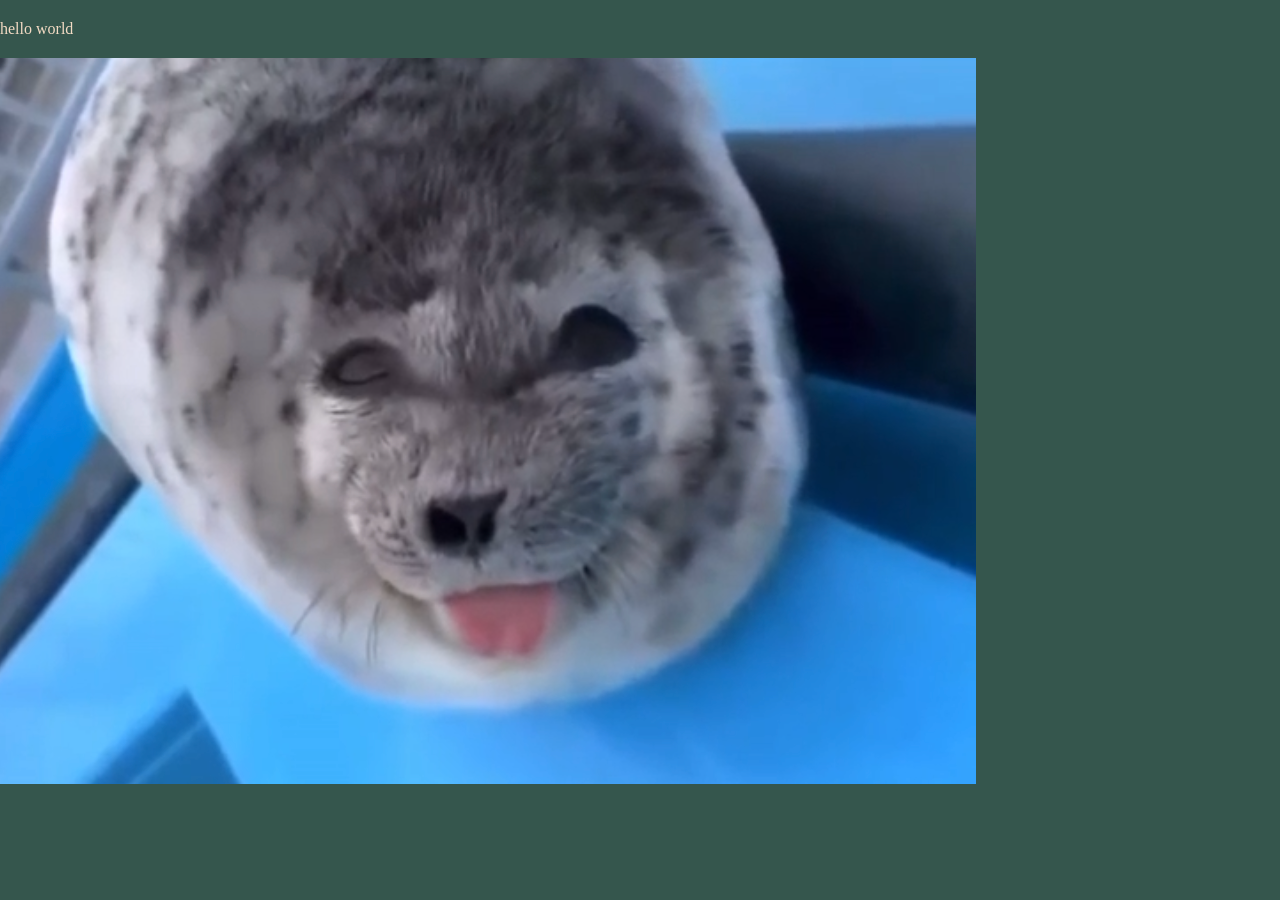
<file: index.html>
<!DOCTYPE html>
<html lang="en">
<head>
  <meta charset="UTF-8">
  <meta name="viewport" content="width=device-width, initial-scale=1.0">
  <title>HSLF16</title>
  <link rel="stylesheet" href="style.css">
</head>
<body>
  <p>hello world</p>
  <img src="seal.png" alt="seal">
</body>
</html>
</file>
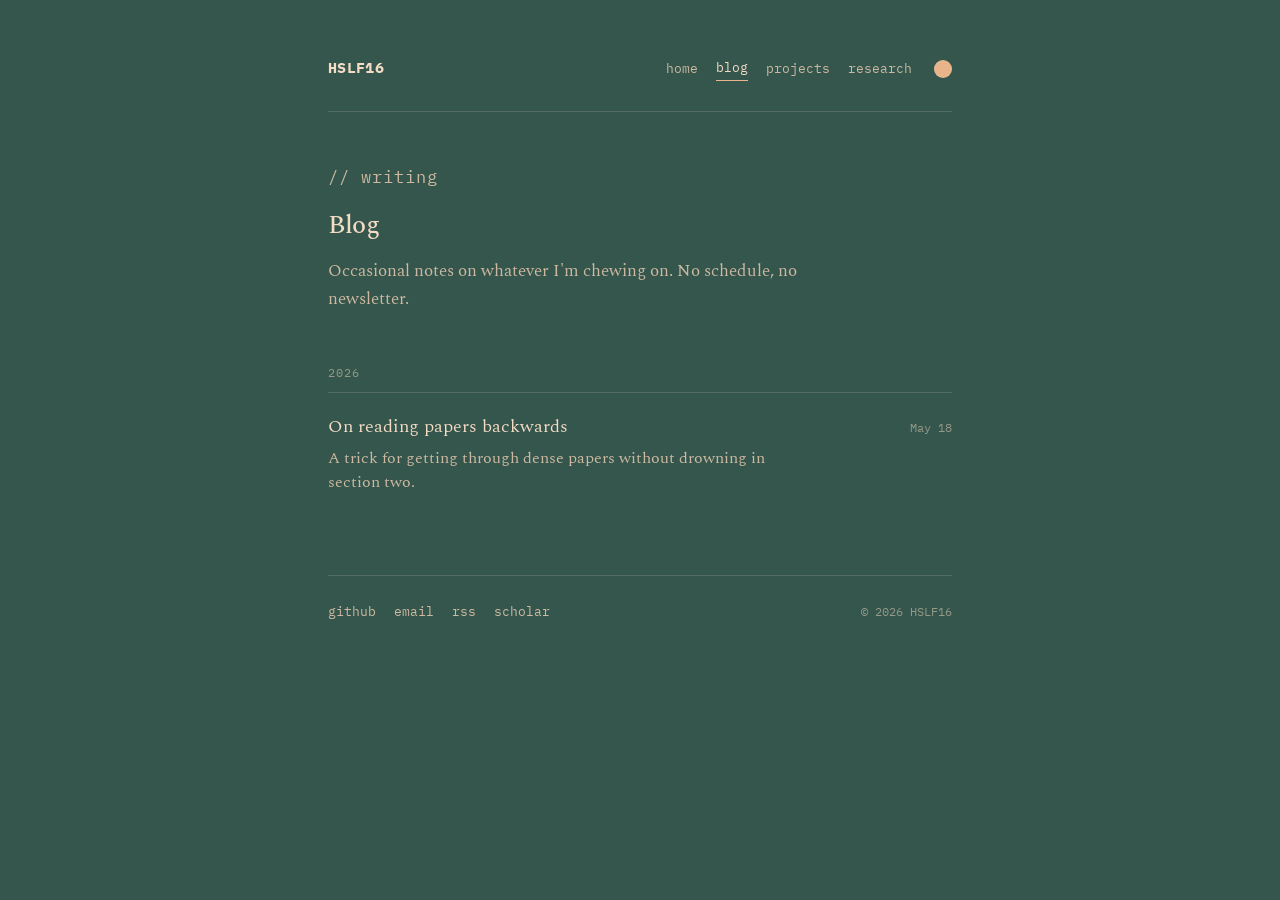
<file: blog.html>
<!DOCTYPE html>
<html lang="en">
<head>
  <meta charset="utf-8">
  <meta name="viewport" content="width=device-width, initial-scale=1">
  <title>Blog · HSLF16</title>
  <link rel="preconnect" href="https://fonts.googleapis.com">
  <link rel="preconnect" href="https://fonts.gstatic.com" crossorigin>
  <link href="https://fonts.googleapis.com/css2?family=Spectral:ital,wght@0,400;0,500;0,600;1,400&family=IBM+Plex+Mono:wght@400;500;600&display=swap" rel="stylesheet">
  <link rel="stylesheet" href="style.css">
  <script>(function(){try{var t=localStorage.getItem('hslf-theme');if(t)document.documentElement.setAttribute('data-theme',t);}catch(e){}})();</script>
</head>
<body data-page="blog">
  <div class="wrap">

    <header class="site-header">
      <a class="brand" href="index.html">HSLF16</a>
      <nav class="nav">
        <a href="index.html">home</a>
        <a href="blog.html" class="active">blog</a>
        <a href="projects.html">projects</a>
        <a href="research.html">research</a>
        <button class="theme-toggle" type="button" aria-label="Toggle colour theme"></button>
      </nav>
    </header>

    <section class="page-intro">
      <p class="eyebrow">// writing</p>
      <h1>Blog</h1>
      <p data-bind="blog.intro"></p>
    </section>

    <section style="margin-top:50px;" id="blog-list"></section>

    <footer class="site-footer">
      <div class="links">
        <a href="#">github</a>
        <a href="#">email</a>
        <a href="#">rss</a>
        <a href="#">scholar</a>
      </div>
      <span class="copy">© 2026 HSLF16</span>
    </footer>

  </div>
  <script src="content.js"></script>
  <script src="app.js"></script>
</body>
</html>
</file>
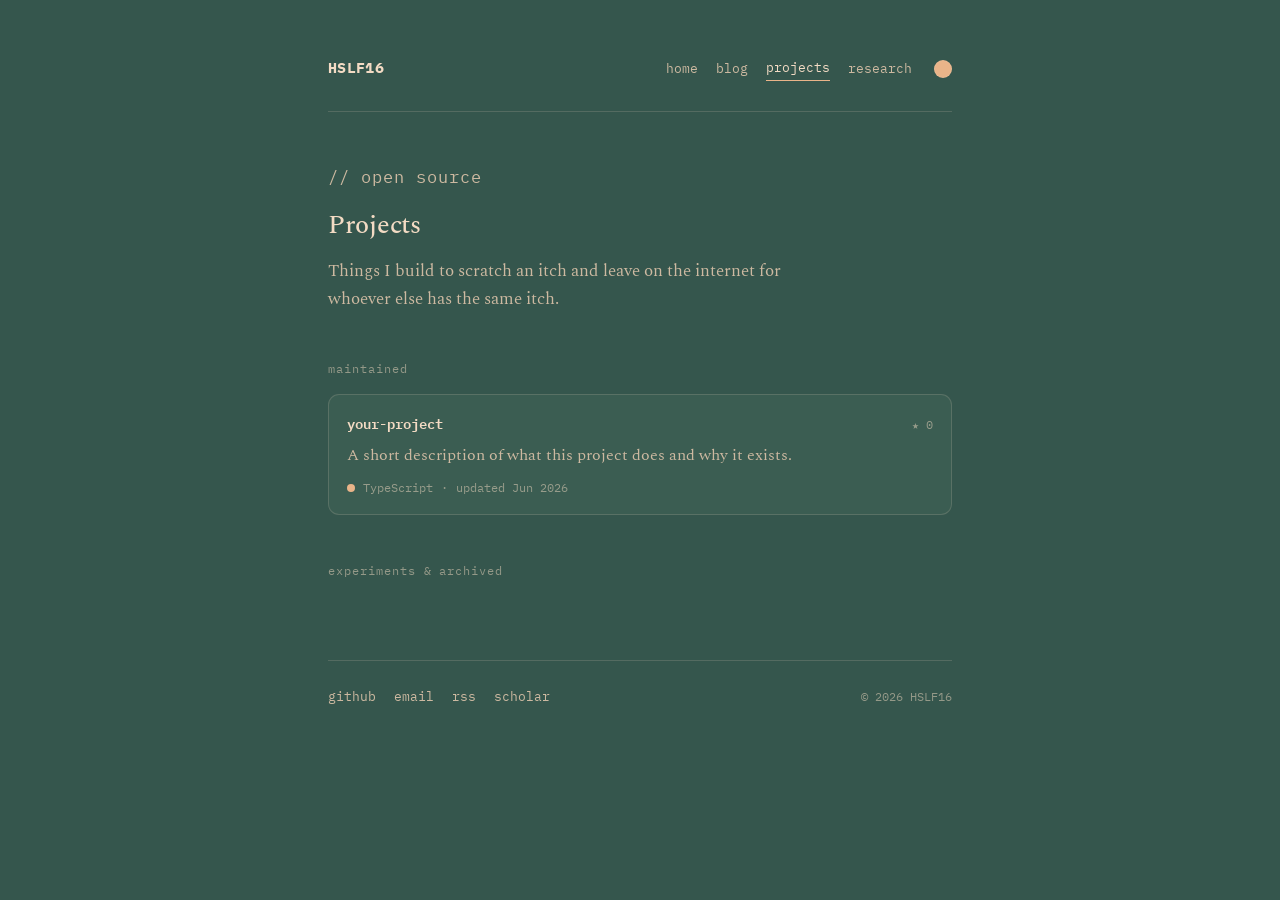
<file: projects.html>
<!DOCTYPE html>
<html lang="en">
<head>
  <meta charset="utf-8">
  <meta name="viewport" content="width=device-width, initial-scale=1">
  <title>Projects · HSLF16</title>
  <link rel="preconnect" href="https://fonts.googleapis.com">
  <link rel="preconnect" href="https://fonts.gstatic.com" crossorigin>
  <link href="https://fonts.googleapis.com/css2?family=Spectral:ital,wght@0,400;0,500;0,600;1,400&family=IBM+Plex+Mono:wght@400;500;600&display=swap" rel="stylesheet">
  <link rel="stylesheet" href="style.css">
  <script>(function(){try{var t=localStorage.getItem('hslf-theme');if(t)document.documentElement.setAttribute('data-theme',t);}catch(e){}})();</script>
</head>
<body data-page="projects">
  <div class="wrap">

    <header class="site-header">
      <a class="brand" href="index.html">HSLF16</a>
      <nav class="nav">
        <a href="index.html">home</a>
        <a href="blog.html">blog</a>
        <a href="projects.html" class="active">projects</a>
        <a href="research.html">research</a>
        <button class="theme-toggle" type="button" aria-label="Toggle colour theme"></button>
      </nav>
    </header>

    <section class="page-intro">
      <p class="eyebrow">// open source</p>
      <h1>Projects</h1>
      <p data-bind="projects.intro"></p>
    </section>

    <section style="margin-top:46px;">
      <p class="subhead">maintained</p>
      <div class="cards" id="projects-maintained"></div>
    </section>

    <section style="margin-top:46px;">
      <p class="subhead">experiments &amp; archived</p>
      <div class="cards" id="projects-experiments"></div>
    </section>

    <footer class="site-footer">
      <div class="links">
        <a href="#">github</a>
        <a href="#">email</a>
        <a href="#">rss</a>
        <a href="#">scholar</a>
      </div>
      <span class="copy">© 2026 HSLF16</span>
    </footer>

  </div>
  <script src="content.js"></script>
  <script src="app.js"></script>
</body>
</html>
</file>
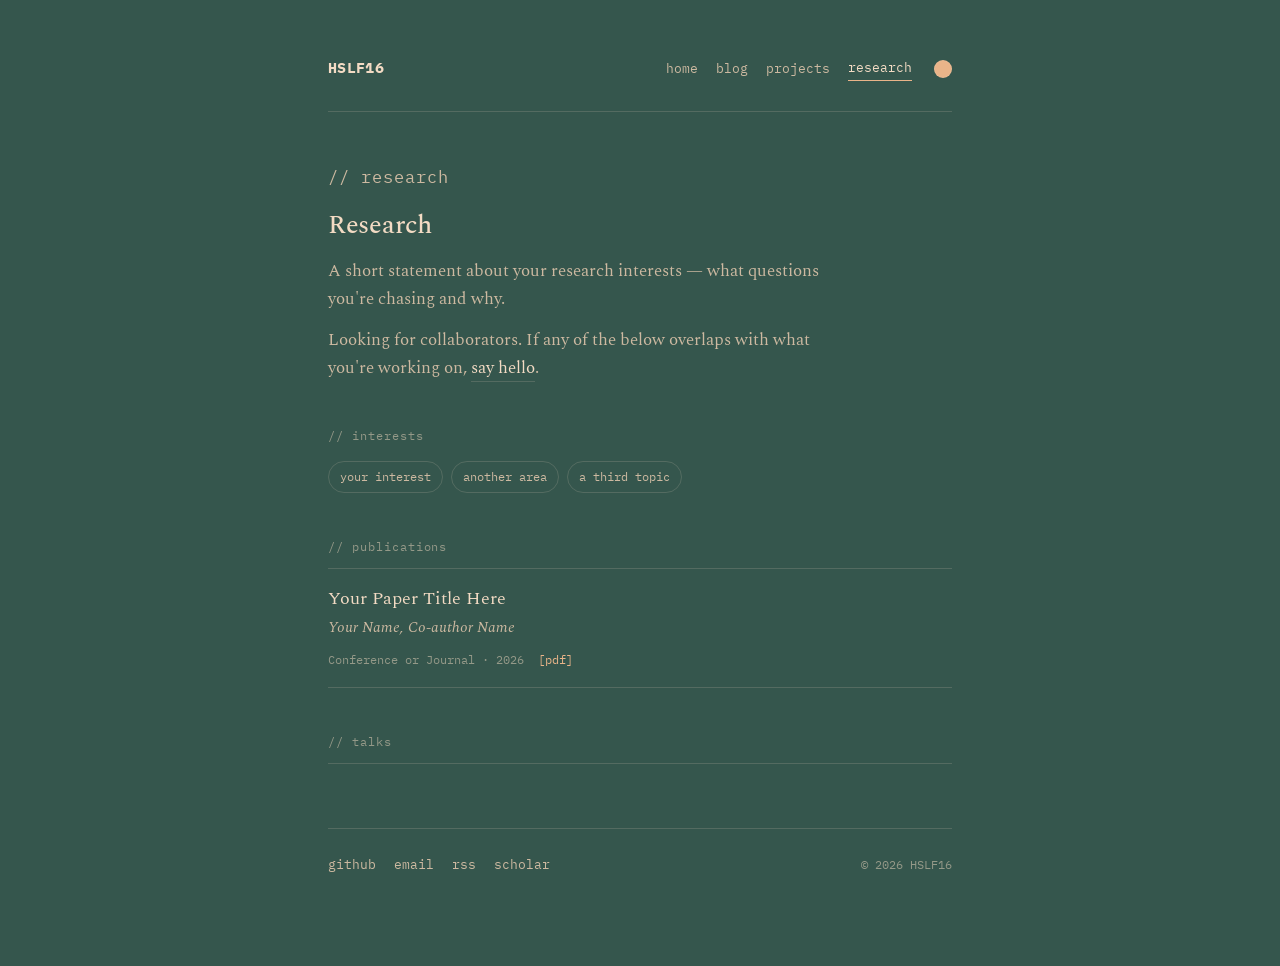
<file: research.html>
<!DOCTYPE html>
<html lang="en">
<head>
  <meta charset="utf-8">
  <meta name="viewport" content="width=device-width, initial-scale=1">
  <title>Research · HSLF16</title>
  <link rel="preconnect" href="https://fonts.googleapis.com">
  <link rel="preconnect" href="https://fonts.gstatic.com" crossorigin>
  <link href="https://fonts.googleapis.com/css2?family=Spectral:ital,wght@0,400;0,500;0,600;1,400&family=IBM+Plex+Mono:wght@400;500;600&display=swap" rel="stylesheet">
  <link rel="stylesheet" href="style.css">
  <script>(function(){try{var t=localStorage.getItem('hslf-theme');if(t)document.documentElement.setAttribute('data-theme',t);}catch(e){}})();</script>
</head>
<body data-page="research">
  <div class="wrap">

    <header class="site-header">
      <a class="brand" href="index.html">HSLF16</a>
      <nav class="nav">
        <a href="index.html">home</a>
        <a href="blog.html">blog</a>
        <a href="projects.html">projects</a>
        <a href="research.html" class="active">research</a>
        <button class="theme-toggle" type="button" aria-label="Toggle colour theme"></button>
      </nav>
    </header>

    <section class="page-intro">
      <p class="eyebrow">// research</p>
      <h1>Research</h1>
      <div id="research-lede"></div>
    </section>

    <section style="margin-top:44px;">
      <p class="subhead">// interests</p>
      <div class="tags" id="research-interests"></div>
    </section>

    <section style="margin-top:44px;">
      <p class="subhead subhead--ruled">// publications</p>
      <div id="research-pubs"></div>
    </section>

    <section style="margin-top:44px;">
      <p class="subhead subhead--ruled">// talks</p>
      <div id="research-talks"></div>
    </section>

    <footer class="site-footer">
      <div class="links">
        <a href="#">github</a>
        <a href="#">email</a>
        <a href="#">rss</a>
        <a href="#">scholar</a>
      </div>
      <span class="copy">© 2026 HSLF16</span>
    </footer>

  </div>
  <script src="content.js"></script>
  <script src="app.js"></script>
</body>
</html>
</file>
<file: style.css>
/* ===========================================================
   HSLF16 — personal site
   Two themes via [data-theme]; forest (default) + slate.
   =========================================================== */

:root,
[data-theme="forest"] {
  --bg: #35564d;
  --surface: #3b5d52;
  --ink: #f3dbc4;
  --muted: #cdb9a1;
  --faint: rgba(243, 219, 196, 0.5);
  --line: rgba(243, 219, 196, 0.16);
  --accent: #e9b489;
}

[data-theme="slate"] {
  --bg: #1f252a;
  --surface: #262d33;
  --ink: #e8e4dd;
  --muted: #a8a49b;
  --faint: #73706a;
  --line: rgba(232, 228, 221, 0.13);
  --accent: #8fb6a7;
}

* { box-sizing: border-box; }
html, body { margin: 0; padding: 0; }

body {
  background: var(--bg);
  color: var(--ink);
  font-family: 'Spectral', Georgia, serif;
  line-height: 1.6;
  -webkit-font-smoothing: antialiased;
}

::selection { background: var(--accent); color: #2a2620; }
a { text-decoration: none; color: inherit; }

.wrap { max-width: 680px; margin: 0 auto; padding: 56px 28px 90px; }
.wrap--wide { max-width: 820px; }

/* ---------- header ---------- */
.site-header {
  display: flex;
  justify-content: space-between;
  align-items: baseline;
  gap: 16px;
  padding-bottom: 30px;
  border-bottom: 1px solid var(--line);
}
.brand {
  font-family: 'IBM Plex Mono', monospace;
  font-weight: 700;
  font-size: 15px;
  letter-spacing: 0.02em;
}
.nav {
  display: flex;
  align-items: center;
  gap: 18px;
  font-family: 'IBM Plex Mono', monospace;
  font-size: 13px;
}
.nav a { color: var(--muted); transition: color 0.15s ease; }
.nav a:hover { color: var(--ink); }
.nav a.active { color: var(--ink); border-bottom: 1px solid var(--accent); padding-bottom: 2px; }
.theme-toggle {
  width: 18px;
  height: 18px;
  border-radius: 50%;
  border: 1px solid var(--line);
  background: var(--accent);
  cursor: pointer;
  padding: 0;
  margin-left: 4px;
  transition: transform 0.15s ease;
}
.theme-toggle:hover { transform: scale(1.12); }

/* ---------- shared bits ---------- */
.eyebrow {
  font-family: 'IBM Plex Mono', monospace;
  font-size: 12px;
  letter-spacing: 0.06em;
  white-space: nowrap;
  color: var(--faint);
  margin: 0;
}
h1, h2, h3 { letter-spacing: -0.01em; font-weight: 500; }

section { margin-top: 56px; }
.section-head {
  display: flex;
  justify-content: space-between;
  align-items: baseline;
  margin-bottom: 20px;
}
.section-head .more {
  font-family: 'IBM Plex Mono', monospace;
  font-size: 12px;
  white-space: nowrap;
  color: var(--muted);
}
.section-head .more:hover { color: var(--accent); }

/* ---------- hero (editorial home) ---------- */
.hero { margin-top: 60px; }
.hero .kicker {
  font-family: 'IBM Plex Mono', monospace;
  font-size: 12px;
  letter-spacing: 0.08em;
  white-space: nowrap;
  color: var(--accent);
  margin: 0 0 22px;
}
.hero h1 {
  font-size: 44px;
  line-height: 1.08;
  margin: 0;
  letter-spacing: -0.02em;
  text-wrap: balance;
}
.hero h1 .dim { color: var(--muted); }
.hero .lead { font-size: 18px; line-height: 1.6; margin: 26px 0 0; max-width: 52ch; }

.meta-strip {
  display: flex;
  flex-wrap: wrap;
  align-items: center;
  gap: 18px;
  margin: 34px 0 0;
  padding: 16px 0;
  border-top: 1px solid var(--line);
  border-bottom: 1px solid var(--line);
  font-family: 'IBM Plex Mono', monospace;
  font-size: 12px;
  color: var(--muted);
}
.meta-strip .dot {
  width: 7px; height: 7px;
  border-radius: 50%;
  background: var(--accent);
  display: inline-block;
  margin-right: 8px;
}
.meta-strip .sep { color: var(--faint); }

/* ---------- project grid (editorial home) ---------- */
.proj-grid {
  display: grid;
  grid-template-columns: 1fr 1fr;
  border-top: 1px solid var(--line);
  border-left: 1px solid var(--line);
}
.proj {
  display: block;
  padding: 22px;
  border-right: 1px solid var(--line);
  border-bottom: 1px solid var(--line);
  transition: background 0.16s ease;
}
.proj:hover { background: var(--surface); }
.proj .top { display: flex; justify-content: space-between; align-items: baseline; gap: 10px; }
.proj .name { font-family: 'IBM Plex Mono', monospace; font-weight: 600; font-size: 14px; white-space: nowrap; }
.proj .stars { font-family: 'IBM Plex Mono', monospace; font-size: 11px; color: var(--faint); white-space: nowrap; }
.proj p { font-size: 15.5px; line-height: 1.5; margin: 9px 0 14px; color: var(--muted); }
.proj .lang { font-family: 'IBM Plex Mono', monospace; font-size: 11px; color: var(--faint); }

/* ---------- writing list (numbered) ---------- */
.writing a {
  display: flex;
  align-items: baseline;
  gap: 22px;
  padding: 18px 0;
  border-bottom: 1px solid var(--line);
  transition: opacity 0.15s ease;
}
.writing a:hover { opacity: 0.78; }
.writing .num { font-family: 'IBM Plex Mono', monospace; font-size: 13px; color: var(--accent); width: 26px; flex-shrink: 0; }
.writing .title { flex: 1; font-size: 19px; line-height: 1.35; }
.writing .date { font-family: 'IBM Plex Mono', monospace; font-size: 12px; color: var(--faint); white-space: nowrap; }

/* ---------- tags ---------- */
.tags { display: flex; flex-wrap: wrap; gap: 8px; }
.tag {
  font-family: 'IBM Plex Mono', monospace;
  font-size: 12px;
  color: var(--muted);
  border: 1px solid var(--line);
  border-radius: 999px;
  padding: 5px 11px;
  white-space: nowrap;
}

/* ---------- card list (projects page) ---------- */
.cards { display: grid; gap: 12px; }
.card {
  display: block;
  border: 1px solid var(--line);
  border-radius: 11px;
  padding: 17px 18px;
  background: var(--surface);
  transition: transform 0.18s ease, border-color 0.18s ease;
}
.card:hover { transform: translateY(-2px); border-color: var(--accent); }
.card .top { display: flex; justify-content: space-between; align-items: baseline; gap: 12px; }
.card .name { font-family: 'IBM Plex Mono', monospace; font-weight: 600; font-size: 14px; white-space: nowrap; }
.card .meta { font-family: 'IBM Plex Mono', monospace; font-size: 11.5px; color: var(--faint); white-space: nowrap; }
.card p { font-size: 16px; line-height: 1.5; margin: 8px 0 12px; color: var(--muted); }
.card .foot { display: flex; align-items: center; gap: 8px; font-family: 'IBM Plex Mono', monospace; font-size: 11.5px; color: var(--faint); white-space: nowrap; }
.card .foot .dot { width: 8px; height: 8px; border-radius: 50%; background: var(--accent); display: inline-block; }

/* ---------- page intro (sub-pages) ---------- */
.page-intro { margin-top: 52px; }
.page-intro .eyebrow { margin-bottom: 16px; }
.page-intro h1 { font-size: 26px; line-height: 1.32; margin: 0 0 16px; }
.page-intro p { font-size: 17px; line-height: 1.62; margin: 0; color: var(--muted); max-width: 56ch; }
.page-intro p a { color: var(--ink); border-bottom: 1px solid var(--line); }

/* ---------- blog list ---------- */
.blog-group { margin-bottom: 38px; }
.year {
  font-family: 'IBM Plex Mono', monospace;
  font-size: 12px;
  letter-spacing: 0.08em;
  color: var(--faint);
  margin: 0 0 6px;
  padding-bottom: 10px;
  border-bottom: 1px solid var(--line);
}
.entry { display: block; padding: 16px 8px; margin: 0 -8px; border-radius: 9px; transition: background 0.15s ease; }
.entry:hover { background: var(--surface); }
.entry .top { display: flex; justify-content: space-between; align-items: baseline; gap: 16px; }
.entry .title { font-size: 18px; line-height: 1.35; }
.entry .date { font-family: 'IBM Plex Mono', monospace; font-size: 12px; color: var(--faint); white-space: nowrap; }
.entry p { font-size: 15.5px; line-height: 1.55; margin: 7px 0 0; color: var(--muted); max-width: 56ch; }

/* ---------- research ---------- */
.lede { font-size: 17px; line-height: 1.62; color: var(--ink); max-width: 58ch; }
.lede + .lede { margin-top: 14px; color: var(--muted); }
.lede a { color: var(--ink); border-bottom: 1px solid var(--line); }
.subhead {
  font-family: 'IBM Plex Mono', monospace;
  font-size: 12px;
  letter-spacing: 0.08em;
  white-space: nowrap;
  color: var(--faint);
  margin: 0 0 16px;
}
.subhead--ruled { padding-bottom: 12px; border-bottom: 1px solid var(--line); margin-bottom: 0; }
.pub { padding: 18px 0; border-bottom: 1px solid var(--line); }
.pub .t { font-size: 17.5px; line-height: 1.4; margin: 0 0 6px; }
.pub .a { font-size: 15px; line-height: 1.5; margin: 0 0 10px; color: var(--muted); font-style: italic; }
.pub .row { display: flex; flex-wrap: wrap; align-items: baseline; gap: 14px; font-family: 'IBM Plex Mono', monospace; font-size: 12px; }
.pub .v { color: var(--faint); white-space: nowrap; }
.pub .row a { color: var(--accent); white-space: nowrap; }
.talk { display: flex; justify-content: space-between; align-items: baseline; gap: 16px; padding: 15px 0; border-bottom: 1px solid var(--line); }
.talk .t { font-size: 16.5px; line-height: 1.4; }
.talk .w { font-family: 'IBM Plex Mono', monospace; font-size: 12px; color: var(--faint); white-space: nowrap; text-align: right; }

/* ---------- footer ---------- */
.site-footer {
  margin-top: 64px;
  padding-top: 26px;
  border-top: 1px solid var(--line);
  display: flex;
  flex-wrap: wrap;
  justify-content: space-between;
  gap: 16px;
  align-items: baseline;
}
.site-footer .links { display: flex; flex-wrap: wrap; gap: 18px; font-family: 'IBM Plex Mono', monospace; font-size: 13px; }
.site-footer .links a { color: var(--muted); }
.site-footer .links a:hover { color: var(--accent); }
.site-footer .copy { font-family: 'IBM Plex Mono', monospace; font-size: 11.5px; color: var(--faint); }

/* ---------- post / prose ---------- */
.post-back { font-family: 'IBM Plex Mono', monospace; font-size: 12px; color: var(--muted); }
.post-back:hover { color: var(--accent); }
.post-title { font-size: 32px; line-height: 1.22; font-weight: 600; letter-spacing: -0.015em; margin: 20px 0 14px; text-wrap: balance; }
.post-meta {
  display: flex;
  flex-wrap: wrap;
  align-items: center;
  gap: 10px;
  font-family: 'IBM Plex Mono', monospace;
  font-size: 12.5px;
  color: var(--faint);
  margin-bottom: 40px;
  padding-bottom: 28px;
  border-bottom: 1px solid var(--line);
}
.post-meta span { white-space: nowrap; }

.post-prose { font-size: 18px; line-height: 1.72; }
.post-prose > *:first-child { margin-top: 0; }
.post-prose p { margin: 0 0 1.15em; }
.post-prose h2 { font-size: 23px; font-weight: 600; margin: 2em 0 0.55em; line-height: 1.3; }
.post-prose h3 { font-size: 19px; font-weight: 600; margin: 1.7em 0 0.5em; }
.post-prose h1 { font-size: 28px; }
.post-prose a { color: var(--accent); text-decoration: underline; text-decoration-thickness: 1px; text-underline-offset: 3px; }
.post-prose strong { font-weight: 600; }
.post-prose em { font-style: italic; }
.post-prose ul, .post-prose ol { margin: 0 0 1.15em; padding-left: 1.35em; }
.post-prose li { margin: 0.35em 0; padding-left: 0.2em; }
.post-prose li::marker { color: var(--faint); }
.post-prose blockquote { margin: 1.5em 0; padding: 2px 0 2px 20px; border-left: 2px solid var(--accent); color: var(--muted); font-style: italic; }
.post-prose blockquote p { margin: 0; }
.post-prose code { font-family: 'IBM Plex Mono', monospace; font-size: 0.84em; background: var(--surface); border: 1px solid var(--line); padding: 0.12em 0.4em; border-radius: 5px; }
.post-prose pre { background: var(--surface); border: 1px solid var(--line); border-radius: 11px; padding: 16px 18px; overflow-x: auto; margin: 0 0 1.3em; }
.post-prose pre code { background: none; border: none; padding: 0; font-size: 13.5px; line-height: 1.6; }
.post-prose hr { border: none; border-top: 1px solid var(--line); margin: 2.2em 0; }
.post-prose img { max-width: 100%; border-radius: 11px; display: block; margin: 1.4em 0; }

/* ---------- responsive ---------- */
@media (max-width: 680px) {
  .hero h1 { font-size: 34px; }
  .proj-grid { grid-template-columns: 1fr; }
}
</file>
